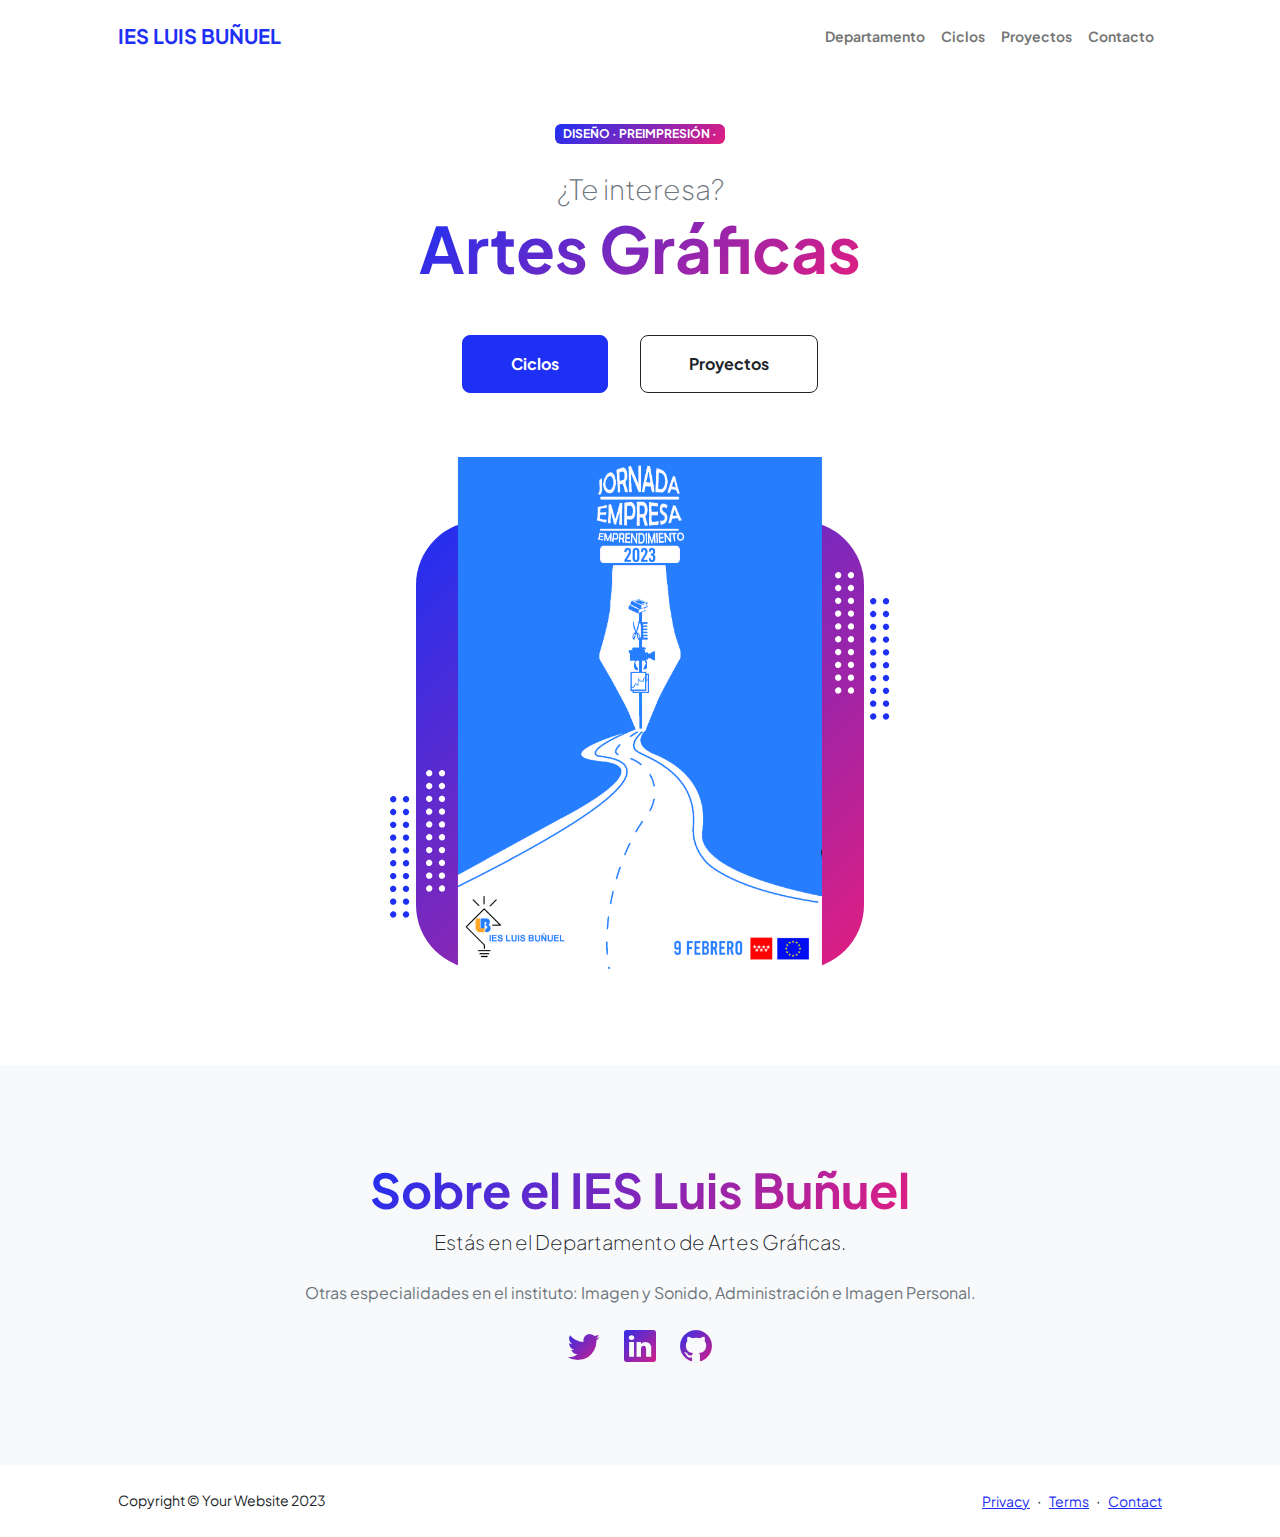
<file: index.html>
<!DOCTYPE html>
<html lang="en">
    <head>
        <meta charset="utf-8" />
        <meta name="viewport" content="width=device-width, initial-scale=1, shrink-to-fit=no" />
        <meta name="description" content="" />
        <meta name="author" content="" />
        <title>Departamento de Artes Gráficas</title>
        <!-- Favicon-->
        <link rel="icon" type="logo-1.png" href="logo-1.png" />
        <!-- Custom Google font-->
        <link rel="preconnect" href="https://fonts.googleapis.com" />
        <link rel="preconnect" href="https://fonts.gstatic.com" crossorigin />
        <link href="https://fonts.googleapis.com/css2?family=Plus+Jakarta+Sans:wght@100;200;300;400;500;600;700;800;900&amp;display=swap" rel="stylesheet" />
        <!-- Bootstrap icons-->
        <link href="https://cdn.jsdelivr.net/npm/bootstrap-icons@1.8.1/font/bootstrap-icons.css" rel="stylesheet" />
        <!-- Core theme CSS (includes Bootstrap)-->
        <link href="css/styles.css" rel="stylesheet" />
    </head>
    <body class="d-flex flex-column h-100">
        <main class="flex-shrink-0">
            <!-- Navigation-->
            <nav class="navbar navbar-expand-lg navbar-light bg-white py-3">
                <div class="container px-5">
                    <a class="navbar-brand" href="index.html"><span class="fw-bolder text-primary">IES LUIS BUÑUEL</span></a>
                    <button class="navbar-toggler" type="button" data-bs-toggle="collapse" data-bs-target="#navbarSupportedContent" aria-controls="navbarSupportedContent" aria-expanded="false" aria-label="Toggle navigation"><span class="navbar-toggler-icon"></span></button>
                    <div class="collapse navbar-collapse" id="navbarSupportedContent">
                        <ul class="navbar-nav ms-auto mb-2 mb-lg-0 small fw-bolder">
                            <li class="nav-item"><a class="nav-link" href="index.html">Departamento</a></li>
                            <li class="nav-item"><a class="nav-link" href="resume.html">Ciclos</a></li>
                            <li class="nav-item"><a class="nav-link" href="projects.html">Proyectos</a></li>
                            <li class="nav-item"><a class="nav-link" href="contact.html">Contacto</a></li>
                        </ul>
                    </div>
                </div>
            </nav>
            <!-- Header-->
            <header class="py-5">
                <div class="container px-5 pb-5">
                    <div class="row gx-5 align-items-center">
                        <div class="col-xxl-5">
                            <!-- Header text content-->
                            <div class="text-center text-xxl-start">
                                <div class="badge bg-gradient-primary-to-secondary text-white mb-4"><div class="text-uppercase">Diseño &middot; Preimpresión &middot;</div></div>
                                <div class="fs-3 fw-light text-muted">¿Te interesa?</div>
                                <h1 class="display-3 fw-bolder mb-5"><span class="text-gradient d-inline">Artes Gráficas</span></h1>
                                <div class="d-grid gap-3 d-sm-flex justify-content-sm-center justify-content-xxl-start mb-3">
                                    <a class="btn btn-primary btn-lg px-5 py-3 me-sm-3 fs-6 fw-bolder" href="resume.html">Ciclos</a>
                                    <a class="btn btn-outline-dark btn-lg px-5 py-3 fs-6 fw-bolder" href="projects.html">Proyectos</a>
                                </div>
                            </div>
                        </div>
                        <div class="col-xxl-7">
                            <!-- Header profile picture-->
                            <div class="d-flex justify-content-center mt-5 mt-xxl-0">
                                <div class="profile bg-gradient-primary-to-secondary">
                                    <!-- TIP: For best results, use a photo with a transparent background like the demo example below-->
                                    <!-- Watch a tutorial on how to do this on YouTube (link)-->
                                    <img class="profile-img" src="cartel.jpg" alt="..." />
                                    <div class="dots-1">
                                        <!-- SVG Dots-->
                                        <svg version="1.1" xmlns="http://www.w3.org/2000/svg" xmlns:xlink="http://www.w3.org/1999/xlink" x="0px" y="0px" viewBox="0 0 191.6 1215.4" style="enable-background: new 0 0 191.6 1215.4" xml:space="preserve">
                                            <g transform="translate(0.000000,1280.000000) scale(0.100000,-0.100000)">
                                                <path d="M227.7,12788.6c-105-35-200-141-222-248c-43-206,163-412,369-369c155,32,275,190,260,339c-11,105-90,213-190,262        C383.7,12801.6,289.7,12808.6,227.7,12788.6z"></path>
                                                <path d="M1507.7,12788.6c-151-50-253-216-222-362c25-119,136-230,254-255c194-41,395,142,375,339c-11,105-90,213-190,262        C1663.7,12801.6,1569.7,12808.6,1507.7,12788.6z"></path>
                                                <path d="M227.7,11508.6c-105-35-200-141-222-248c-43-206,163-412,369-369c155,32,275,190,260,339c-11,105-90,213-190,262        C383.7,11521.6,289.7,11528.6,227.7,11508.6z"></path>
                                                <path d="M1507.7,11508.6c-151-50-253-216-222-362c25-119,136-230,254-255c194-41,395,142,375,339c-11,105-90,213-190,262        C1663.7,11521.6,1569.7,11528.6,1507.7,11508.6z"></path>
                                                <path d="M227.7,10228.6c-105-35-200-141-222-248c-43-206,163-412,369-369c155,32,275,190,260,339c-11,105-90,213-190,262        C383.7,10241.6,289.7,10248.6,227.7,10228.6z"></path>
                                                <path d="M1507.7,10228.6c-105-35-200-141-222-248c-43-206,163-412,369-369c155,32,275,190,260,339c-11,105-90,213-190,262        C1663.7,10241.6,1569.7,10248.6,1507.7,10228.6z"></path>
                                                <path d="M227.7,8948.6c-105-35-200-141-222-248c-43-206,163-412,369-369c155,32,275,190,260,339c-11,105-90,213-190,262        C383.7,8961.6,289.7,8968.6,227.7,8948.6z"></path>
                                                <path d="M1507.7,8948.6c-105-35-200-141-222-248c-43-206,163-412,369-369c155,32,275,190,260,339c-11,105-90,213-190,262        C1663.7,8961.6,1569.7,8968.6,1507.7,8948.6z"></path>
                                                <path d="M227.7,7668.6c-105-35-200-141-222-248c-43-206,163-412,369-369c155,32,275,190,260,339c-11,105-90,213-190,262        C383.7,7681.6,289.7,7688.6,227.7,7668.6z"></path>
                                                <path d="M1507.7,7668.6c-105-35-200-141-222-248c-43-206,163-412,369-369c155,32,275,190,260,339c-11,105-90,213-190,262        C1663.7,7681.6,1569.7,7688.6,1507.7,7668.6z"></path>
                                                <path d="M227.7,6388.6c-105-35-200-141-222-248c-43-206,163-412,369-369c155,32,275,190,260,339c-11,105-90,213-190,262        C383.7,6401.6,289.7,6408.6,227.7,6388.6z"></path>
                                                <path d="M1507.7,6388.6c-105-35-200-141-222-248c-43-206,163-412,369-369c155,32,275,190,260,339c-11,105-90,213-190,262        C1663.7,6401.6,1569.7,6408.6,1507.7,6388.6z"></path>
                                                <path d="M227.7,5108.6c-105-35-200-141-222-248c-43-206,163-412,369-369c155,32,275,190,260,339c-11,105-90,213-190,262        C383.7,5121.6,289.7,5128.6,227.7,5108.6z"></path>
                                                <path d="M1507.7,5108.6c-105-35-200-141-222-248c-43-206,163-412,369-369c155,32,275,190,260,339c-11,105-90,213-190,262        C1663.7,5121.6,1569.7,5128.6,1507.7,5108.6z"></path>
                                                <path d="M227.7,3828.6c-105-35-200-141-222-248c-43-206,163-412,369-369c155,32,275,190,260,339c-11,105-90,213-190,262        C383.7,3841.6,289.7,3848.6,227.7,3828.6z"></path>
                                                <path d="M1507.7,3828.6c-105-35-200-141-222-248c-43-206,163-412,369-369c155,32,275,190,260,339c-11,105-90,213-190,262        C1663.7,3841.6,1569.7,3848.6,1507.7,3828.6z"></path>
                                                <path d="M227.7,2548.6c-105-35-200-141-222-248c-43-206,163-412,369-369c155,32,275,190,260,339c-11,105-90,213-190,262        C383.7,2561.6,289.7,2568.6,227.7,2548.6z"></path>
                                                <path d="M1507.7,2548.6c-105-35-200-141-222-248c-43-206,163-412,369-369c155,32,275,190,260,339c-11,105-90,213-190,262        C1663.7,2561.6,1569.7,2568.6,1507.7,2548.6z"></path>
                                                <path d="M227.7,1268.6c-105-35-200-141-222-248c-43-206,163-412,369-369c155,32,275,190,260,339c-11,105-90,213-190,262        C383.7,1281.6,289.7,1288.6,227.7,1268.6z"></path>
                                                <path d="M1507.7,1268.6c-105-35-200-141-222-248c-43-206,163-412,369-369c155,32,275,190,260,339c-11,105-90,213-190,262        C1663.7,1281.6,1569.7,1288.6,1507.7,1268.6z"></path>
                                            </g>
                                        </svg>
                                        <!-- END of SVG dots-->
                                    </div>
                                    <div class="dots-2">
                                        <!-- SVG Dots-->
                                        <svg version="1.1" xmlns="http://www.w3.org/2000/svg" xmlns:xlink="http://www.w3.org/1999/xlink" x="0px" y="0px" viewBox="0 0 191.6 1215.4" style="enable-background: new 0 0 191.6 1215.4" xml:space="preserve">
                                            <g transform="translate(0.000000,1280.000000) scale(0.100000,-0.100000)">
                                                <path d="M227.7,12788.6c-105-35-200-141-222-248c-43-206,163-412,369-369c155,32,275,190,260,339c-11,105-90,213-190,262        C383.7,12801.6,289.7,12808.6,227.7,12788.6z"></path>
                                                <path d="M1507.7,12788.6c-151-50-253-216-222-362c25-119,136-230,254-255c194-41,395,142,375,339c-11,105-90,213-190,262        C1663.7,12801.6,1569.7,12808.6,1507.7,12788.6z"></path>
                                                <path d="M227.7,11508.6c-105-35-200-141-222-248c-43-206,163-412,369-369c155,32,275,190,260,339c-11,105-90,213-190,262        C383.7,11521.6,289.7,11528.6,227.7,11508.6z"></path>
                                                <path d="M1507.7,11508.6c-151-50-253-216-222-362c25-119,136-230,254-255c194-41,395,142,375,339c-11,105-90,213-190,262        C1663.7,11521.6,1569.7,11528.6,1507.7,11508.6z"></path>
                                                <path d="M227.7,10228.6c-105-35-200-141-222-248c-43-206,163-412,369-369c155,32,275,190,260,339c-11,105-90,213-190,262        C383.7,10241.6,289.7,10248.6,227.7,10228.6z"></path>
                                                <path d="M1507.7,10228.6c-105-35-200-141-222-248c-43-206,163-412,369-369c155,32,275,190,260,339c-11,105-90,213-190,262        C1663.7,10241.6,1569.7,10248.6,1507.7,10228.6z"></path>
                                                <path d="M227.7,8948.6c-105-35-200-141-222-248c-43-206,163-412,369-369c155,32,275,190,260,339c-11,105-90,213-190,262        C383.7,8961.6,289.7,8968.6,227.7,8948.6z"></path>
                                                <path d="M1507.7,8948.6c-105-35-200-141-222-248c-43-206,163-412,369-369c155,32,275,190,260,339c-11,105-90,213-190,262        C1663.7,8961.6,1569.7,8968.6,1507.7,8948.6z"></path>
                                                <path d="M227.7,7668.6c-105-35-200-141-222-248c-43-206,163-412,369-369c155,32,275,190,260,339c-11,105-90,213-190,262        C383.7,7681.6,289.7,7688.6,227.7,7668.6z"></path>
                                                <path d="M1507.7,7668.6c-105-35-200-141-222-248c-43-206,163-412,369-369c155,32,275,190,260,339c-11,105-90,213-190,262        C1663.7,7681.6,1569.7,7688.6,1507.7,7668.6z"></path>
                                                <path d="M227.7,6388.6c-105-35-200-141-222-248c-43-206,163-412,369-369c155,32,275,190,260,339c-11,105-90,213-190,262        C383.7,6401.6,289.7,6408.6,227.7,6388.6z"></path>
                                                <path d="M1507.7,6388.6c-105-35-200-141-222-248c-43-206,163-412,369-369c155,32,275,190,260,339c-11,105-90,213-190,262        C1663.7,6401.6,1569.7,6408.6,1507.7,6388.6z"></path>
                                                <path d="M227.7,5108.6c-105-35-200-141-222-248c-43-206,163-412,369-369c155,32,275,190,260,339c-11,105-90,213-190,262        C383.7,5121.6,289.7,5128.6,227.7,5108.6z"></path>
                                                <path d="M1507.7,5108.6c-105-35-200-141-222-248c-43-206,163-412,369-369c155,32,275,190,260,339c-11,105-90,213-190,262        C1663.7,5121.6,1569.7,5128.6,1507.7,5108.6z"></path>
                                                <path d="M227.7,3828.6c-105-35-200-141-222-248c-43-206,163-412,369-369c155,32,275,190,260,339c-11,105-90,213-190,262        C383.7,3841.6,289.7,3848.6,227.7,3828.6z"></path>
                                                <path d="M1507.7,3828.6c-105-35-200-141-222-248c-43-206,163-412,369-369c155,32,275,190,260,339c-11,105-90,213-190,262        C1663.7,3841.6,1569.7,3848.6,1507.7,3828.6z"></path>
                                                <path d="M227.7,2548.6c-105-35-200-141-222-248c-43-206,163-412,369-369c155,32,275,190,260,339c-11,105-90,213-190,262        C383.7,2561.6,289.7,2568.6,227.7,2548.6z"></path>
                                                <path d="M1507.7,2548.6c-105-35-200-141-222-248c-43-206,163-412,369-369c155,32,275,190,260,339c-11,105-90,213-190,262        C1663.7,2561.6,1569.7,2568.6,1507.7,2548.6z"></path>
                                                <path d="M227.7,1268.6c-105-35-200-141-222-248c-43-206,163-412,369-369c155,32,275,190,260,339c-11,105-90,213-190,262        C383.7,1281.6,289.7,1288.6,227.7,1268.6z"></path>
                                                <path d="M1507.7,1268.6c-105-35-200-141-222-248c-43-206,163-412,369-369c155,32,275,190,260,339c-11,105-90,213-190,262        C1663.7,1281.6,1569.7,1288.6,1507.7,1268.6z"></path>
                                            </g>
                                        </svg>
                                        <!-- END of SVG dots-->
                                    </div>
                                    <div class="dots-3">
                                        <!-- SVG Dots-->
                                        <svg version="1.1" xmlns="http://www.w3.org/2000/svg" xmlns:xlink="http://www.w3.org/1999/xlink" x="0px" y="0px" viewBox="0 0 191.6 1215.4" style="enable-background: new 0 0 191.6 1215.4" xml:space="preserve">
                                            <g transform="translate(0.000000,1280.000000) scale(0.100000,-0.100000)">
                                                <path d="M227.7,12788.6c-105-35-200-141-222-248c-43-206,163-412,369-369c155,32,275,190,260,339c-11,105-90,213-190,262        C383.7,12801.6,289.7,12808.6,227.7,12788.6z"></path>
                                                <path d="M1507.7,12788.6c-151-50-253-216-222-362c25-119,136-230,254-255c194-41,395,142,375,339c-11,105-90,213-190,262        C1663.7,12801.6,1569.7,12808.6,1507.7,12788.6z"></path>
                                                <path d="M227.7,11508.6c-105-35-200-141-222-248c-43-206,163-412,369-369c155,32,275,190,260,339c-11,105-90,213-190,262        C383.7,11521.6,289.7,11528.6,227.7,11508.6z"></path>
                                                <path d="M1507.7,11508.6c-151-50-253-216-222-362c25-119,136-230,254-255c194-41,395,142,375,339c-11,105-90,213-190,262        C1663.7,11521.6,1569.7,11528.6,1507.7,11508.6z"></path>
                                                <path d="M227.7,10228.6c-105-35-200-141-222-248c-43-206,163-412,369-369c155,32,275,190,260,339c-11,105-90,213-190,262        C383.7,10241.6,289.7,10248.6,227.7,10228.6z"></path>
                                                <path d="M1507.7,10228.6c-105-35-200-141-222-248c-43-206,163-412,369-369c155,32,275,190,260,339c-11,105-90,213-190,262        C1663.7,10241.6,1569.7,10248.6,1507.7,10228.6z"></path>
                                                <path d="M227.7,8948.6c-105-35-200-141-222-248c-43-206,163-412,369-369c155,32,275,190,260,339c-11,105-90,213-190,262        C383.7,8961.6,289.7,8968.6,227.7,8948.6z"></path>
                                                <path d="M1507.7,8948.6c-105-35-200-141-222-248c-43-206,163-412,369-369c155,32,275,190,260,339c-11,105-90,213-190,262        C1663.7,8961.6,1569.7,8968.6,1507.7,8948.6z"></path>
                                                <path d="M227.7,7668.6c-105-35-200-141-222-248c-43-206,163-412,369-369c155,32,275,190,260,339c-11,105-90,213-190,262        C383.7,7681.6,289.7,7688.6,227.7,7668.6z"></path>
                                                <path d="M1507.7,7668.6c-105-35-200-141-222-248c-43-206,163-412,369-369c155,32,275,190,260,339c-11,105-90,213-190,262        C1663.7,7681.6,1569.7,7688.6,1507.7,7668.6z"></path>
                                                <path d="M227.7,6388.6c-105-35-200-141-222-248c-43-206,163-412,369-369c155,32,275,190,260,339c-11,105-90,213-190,262        C383.7,6401.6,289.7,6408.6,227.7,6388.6z"></path>
                                                <path d="M1507.7,6388.6c-105-35-200-141-222-248c-43-206,163-412,369-369c155,32,275,190,260,339c-11,105-90,213-190,262        C1663.7,6401.6,1569.7,6408.6,1507.7,6388.6z"></path>
                                                <path d="M227.7,5108.6c-105-35-200-141-222-248c-43-206,163-412,369-369c155,32,275,190,260,339c-11,105-90,213-190,262        C383.7,5121.6,289.7,5128.6,227.7,5108.6z"></path>
                                                <path d="M1507.7,5108.6c-105-35-200-141-222-248c-43-206,163-412,369-369c155,32,275,190,260,339c-11,105-90,213-190,262        C1663.7,5121.6,1569.7,5128.6,1507.7,5108.6z"></path>
                                                <path d="M227.7,3828.6c-105-35-200-141-222-248c-43-206,163-412,369-369c155,32,275,190,260,339c-11,105-90,213-190,262        C383.7,3841.6,289.7,3848.6,227.7,3828.6z"></path>
                                                <path d="M1507.7,3828.6c-105-35-200-141-222-248c-43-206,163-412,369-369c155,32,275,190,260,339c-11,105-90,213-190,262        C1663.7,3841.6,1569.7,3848.6,1507.7,3828.6z"></path>
                                                <path d="M227.7,2548.6c-105-35-200-141-222-248c-43-206,163-412,369-369c155,32,275,190,260,339c-11,105-90,213-190,262        C383.7,2561.6,289.7,2568.6,227.7,2548.6z"></path>
                                                <path d="M1507.7,2548.6c-105-35-200-141-222-248c-43-206,163-412,369-369c155,32,275,190,260,339c-11,105-90,213-190,262        C1663.7,2561.6,1569.7,2568.6,1507.7,2548.6z"></path>
                                                <path d="M227.7,1268.6c-105-35-200-141-222-248c-43-206,163-412,369-369c155,32,275,190,260,339c-11,105-90,213-190,262        C383.7,1281.6,289.7,1288.6,227.7,1268.6z"></path>
                                                <path d="M1507.7,1268.6c-105-35-200-141-222-248c-43-206,163-412,369-369c155,32,275,190,260,339c-11,105-90,213-190,262        C1663.7,1281.6,1569.7,1288.6,1507.7,1268.6z"></path>
                                            </g>
                                        </svg>
                                        <!-- END of SVG dots-->
                                    </div>
                                    <div class="dots-4">
                                        <!-- SVG Dots-->
                                        <svg version="1.1" xmlns="http://www.w3.org/2000/svg" xmlns:xlink="http://www.w3.org/1999/xlink" x="0px" y="0px" viewBox="0 0 191.6 1215.4" style="enable-background: new 0 0 191.6 1215.4" xml:space="preserve">
                                            <g transform="translate(0.000000,1280.000000) scale(0.100000,-0.100000)">
                                                <path d="M227.7,12788.6c-105-35-200-141-222-248c-43-206,163-412,369-369c155,32,275,190,260,339c-11,105-90,213-190,262        C383.7,12801.6,289.7,12808.6,227.7,12788.6z"></path>
                                                <path d="M1507.7,12788.6c-151-50-253-216-222-362c25-119,136-230,254-255c194-41,395,142,375,339c-11,105-90,213-190,262        C1663.7,12801.6,1569.7,12808.6,1507.7,12788.6z"></path>
                                                <path d="M227.7,11508.6c-105-35-200-141-222-248c-43-206,163-412,369-369c155,32,275,190,260,339c-11,105-90,213-190,262        C383.7,11521.6,289.7,11528.6,227.7,11508.6z"></path>
                                                <path d="M1507.7,11508.6c-151-50-253-216-222-362c25-119,136-230,254-255c194-41,395,142,375,339c-11,105-90,213-190,262        C1663.7,11521.6,1569.7,11528.6,1507.7,11508.6z"></path>
                                                <path d="M227.7,10228.6c-105-35-200-141-222-248c-43-206,163-412,369-369c155,32,275,190,260,339c-11,105-90,213-190,262        C383.7,10241.6,289.7,10248.6,227.7,10228.6z"></path>
                                                <path d="M1507.7,10228.6c-105-35-200-141-222-248c-43-206,163-412,369-369c155,32,275,190,260,339c-11,105-90,213-190,262        C1663.7,10241.6,1569.7,10248.6,1507.7,10228.6z"></path>
                                                <path d="M227.7,8948.6c-105-35-200-141-222-248c-43-206,163-412,369-369c155,32,275,190,260,339c-11,105-90,213-190,262        C383.7,8961.6,289.7,8968.6,227.7,8948.6z"></path>
                                                <path d="M1507.7,8948.6c-105-35-200-141-222-248c-43-206,163-412,369-369c155,32,275,190,260,339c-11,105-90,213-190,262        C1663.7,8961.6,1569.7,8968.6,1507.7,8948.6z"></path>
                                                <path d="M227.7,7668.6c-105-35-200-141-222-248c-43-206,163-412,369-369c155,32,275,190,260,339c-11,105-90,213-190,262        C383.7,7681.6,289.7,7688.6,227.7,7668.6z"></path>
                                                <path d="M1507.7,7668.6c-105-35-200-141-222-248c-43-206,163-412,369-369c155,32,275,190,260,339c-11,105-90,213-190,262        C1663.7,7681.6,1569.7,7688.6,1507.7,7668.6z"></path>
                                                <path d="M227.7,6388.6c-105-35-200-141-222-248c-43-206,163-412,369-369c155,32,275,190,260,339c-11,105-90,213-190,262        C383.7,6401.6,289.7,6408.6,227.7,6388.6z"></path>
                                                <path d="M1507.7,6388.6c-105-35-200-141-222-248c-43-206,163-412,369-369c155,32,275,190,260,339c-11,105-90,213-190,262        C1663.7,6401.6,1569.7,6408.6,1507.7,6388.6z"></path>
                                                <path d="M227.7,5108.6c-105-35-200-141-222-248c-43-206,163-412,369-369c155,32,275,190,260,339c-11,105-90,213-190,262        C383.7,5121.6,289.7,5128.6,227.7,5108.6z"></path>
                                                <path d="M1507.7,5108.6c-105-35-200-141-222-248c-43-206,163-412,369-369c155,32,275,190,260,339c-11,105-90,213-190,262        C1663.7,5121.6,1569.7,5128.6,1507.7,5108.6z"></path>
                                                <path d="M227.7,3828.6c-105-35-200-141-222-248c-43-206,163-412,369-369c155,32,275,190,260,339c-11,105-90,213-190,262        C383.7,3841.6,289.7,3848.6,227.7,3828.6z"></path>
                                                <path d="M1507.7,3828.6c-105-35-200-141-222-248c-43-206,163-412,369-369c155,32,275,190,260,339c-11,105-90,213-190,262        C1663.7,3841.6,1569.7,3848.6,1507.7,3828.6z"></path>
                                                <path d="M227.7,2548.6c-105-35-200-141-222-248c-43-206,163-412,369-369c155,32,275,190,260,339c-11,105-90,213-190,262        C383.7,2561.6,289.7,2568.6,227.7,2548.6z"></path>
                                                <path d="M1507.7,2548.6c-105-35-200-141-222-248c-43-206,163-412,369-369c155,32,275,190,260,339c-11,105-90,213-190,262        C1663.7,2561.6,1569.7,2568.6,1507.7,2548.6z"></path>
                                                <path d="M227.7,1268.6c-105-35-200-141-222-248c-43-206,163-412,369-369c155,32,275,190,260,339c-11,105-90,213-190,262        C383.7,1281.6,289.7,1288.6,227.7,1268.6z"></path>
                                                <path d="M1507.7,1268.6c-105-35-200-141-222-248c-43-206,163-412,369-369c155,32,275,190,260,339c-11,105-90,213-190,262        C1663.7,1281.6,1569.7,1288.6,1507.7,1268.6z"></path>
                                            </g>
                                        </svg>
                                        <!-- END of SVG dots-->
                                    </div>
                                </div>
                            </div>
                        </div>
                    </div>
                </div>
            </header>
            <!-- About Section-->
            <section class="bg-light py-5">
                <div class="container px-5">
                    <div class="row gx-5 justify-content-center">
                        <div class="col-xxl-8">
                            <div class="text-center my-5">
                                <h2 class="display-5 fw-bolder"><span class="text-gradient d-inline">Sobre el IES Luis Buñuel</span></h2>
                                <p class="lead fw-light mb-4">Estás en el Departamento de Artes Gráficas.</p>
                                <p class="text-muted">Otras especialidades en el instituto: Imagen y Sonido, Administración e Imagen Personal.
                                <div class="d-flex justify-content-center fs-2 gap-4">
                                    <a class="text-gradient" href="#!"><i class="bi bi-twitter"></i></a>
                                    <a class="text-gradient" href="#!"><i class="bi bi-linkedin"></i></a>
                                    <a class="text-gradient" href="#!"><i class="bi bi-github"></i></a>
                                </div>
                            </div>
                        </div>
                    </div>
                </div>
            </section>
        </main>
        <!-- Footer-->
        <footer class="bg-white py-4 mt-auto">
            <div class="container px-5">
                <div class="row align-items-center justify-content-between flex-column flex-sm-row">
                    <div class="col-auto"><div class="small m-0">Copyright &copy; Your Website 2023</div></div>
                    <div class="col-auto">
                        <a class="small" href="#!">Privacy</a>
                        <span class="mx-1">&middot;</span>
                        <a class="small" href="#!">Terms</a>
                        <span class="mx-1">&middot;</span>
                        <a class="small" href="#!">Contact</a>
                    </div>
                </div>
            </div>
        </footer>
        <!-- Bootstrap core JS-->
        <script src="https://cdn.jsdelivr.net/npm/bootstrap@5.2.3/dist/js/bootstrap.bundle.min.js"></script>
        <!-- Core theme JS-->
        <script src="js/scripts.js"></script>
    </body>
</html>
</file>
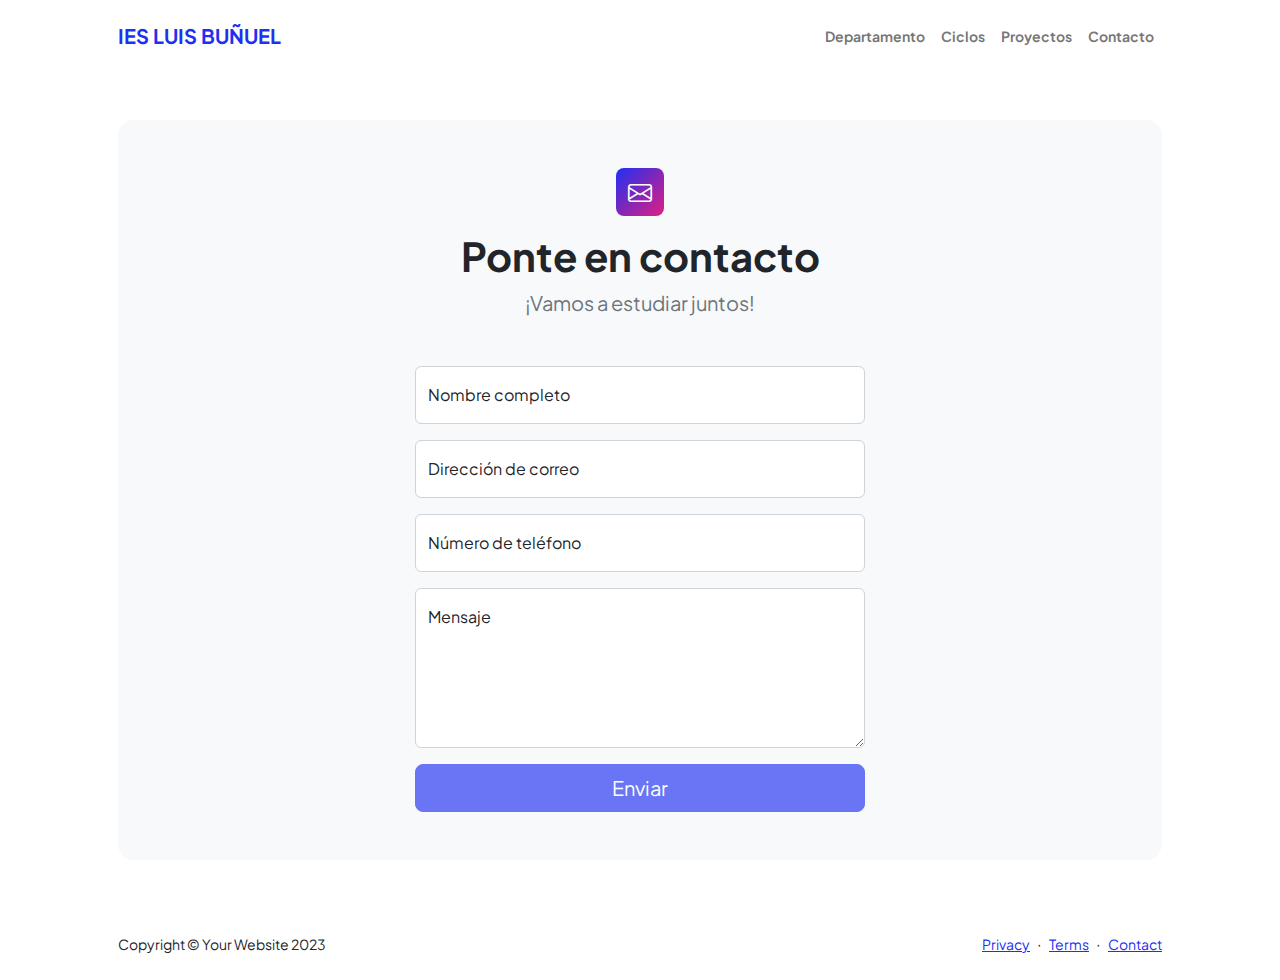
<file: contact.html>
<!DOCTYPE html>
<html lang="en">
    <head>
        <meta charset="utf-8" />
        <meta name="viewport" content="width=device-width, initial-scale=1, shrink-to-fit=no" />
        <meta name="description" content />
        <meta name="author" content />
        <title>Contacta con nosotros</title>
        <!-- Favicon-->
        <link rel="icon" type="logo-1.png" href="logo-1.png" />
        <!-- Custom Google font-->
        <link rel="preconnect" href="https://fonts.googleapis.com" />
        <link rel="preconnect" href="https://fonts.gstatic.com" crossorigin />
        <link href="https://fonts.googleapis.com/css2?family=Plus+Jakarta+Sans:wght@100;200;300;400;500;600;700;800;900&amp;display=swap" rel="stylesheet" />
        <!-- Bootstrap icons-->
        <link href="https://cdn.jsdelivr.net/npm/bootstrap-icons@1.8.1/font/bootstrap-icons.css" rel="stylesheet" />
        <!-- Core theme CSS (includes Bootstrap)-->
        <link href="css/styles.css" rel="stylesheet" />
    </head>
    <body class="d-flex flex-column">
        <main class="flex-shrink-0">
            <!-- Navigation-->
            <nav class="navbar navbar-expand-lg navbar-light bg-white py-3">
                <div class="container px-5">
                    <a class="navbar-brand" href="index.html"><span class="fw-bolder text-primary">IES LUIS BUÑUEL</span></a>
                    <button class="navbar-toggler" type="button" data-bs-toggle="collapse" data-bs-target="#navbarSupportedContent" aria-controls="navbarSupportedContent" aria-expanded="false" aria-label="Toggle navigation"><span class="navbar-toggler-icon"></span></button>
                    <div class="collapse navbar-collapse" id="navbarSupportedContent">
                        <ul class="navbar-nav ms-auto mb-2 mb-lg-0 small fw-bolder">
                            <li class="nav-item"><a class="nav-link" href="index.html">Departamento</a></li>
                            <li class="nav-item"><a class="nav-link" href="resume.html">Ciclos</a></li>
                            <li class="nav-item"><a class="nav-link" href="projects.html">Proyectos</a></li>
                            <li class="nav-item"><a class="nav-link" href="contact.html">Contacto</a></li>
                        </ul>
                    </div>
                </div>
            </nav>
            <!-- Page content-->
            <section class="py-5">
                <div class="container px-5">
                    <!-- Contact form-->
                    <div class="bg-light rounded-4 py-5 px-4 px-md-5">
                        <div class="text-center mb-5">
                            <div class="feature bg-primary bg-gradient-primary-to-secondary text-white rounded-3 mb-3"><i class="bi bi-envelope"></i></div>
                            <h1 class="fw-bolder">Ponte en contacto</h1>
                            <p class="lead fw-normal text-muted mb-0">¡Vamos a estudiar juntos!</p>
                        </div>
                        <div class="row gx-5 justify-content-center">
                            <div class="col-lg-8 col-xl-6">
                                <!-- * * * * * * * * * * * * * * *-->
                                <!-- * * SB Forms Contact Form * *-->
                                <!-- * * * * * * * * * * * * * * *-->
                                <!-- This form is pre-integrated with SB Forms.-->
                                <!-- To make this form functional, sign up at-->
                                <!-- https://startbootstrap.com/solution/contact-forms-->
                                <!-- to get an API token!-->
                                <form id="contactForm" data-sb-form-api-token="API_TOKEN">
                                    <!-- Name input-->
                                    <div class="form-floating mb-3">
                                        <input class="form-control" id="name" type="text" placeholder="Enter your name..." data-sb-validations="required" />
                                        <label for="name">Nombre completo</label>
                                        <div class="invalid-feedback" data-sb-feedback="name:required">Es necesario un nombre.</div>
                                    </div>
                                    <!-- Email address input-->
                                    <div class="form-floating mb-3">
                                        <input class="form-control" id="email" type="email" placeholder="name@example.com" data-sb-validations="required,email" />
                                        <label for="email">Dirección de correo</label>
                                        <div class="invalid-feedback" data-sb-feedback="email:required">Es necesario un correo.</div>
                                        <div class="invalid-feedback" data-sb-feedback="email:email">El correo no es válido.</div>
                                    </div>
                                    <!-- Phone number input-->
                                    <div class="form-floating mb-3">
                                        <input class="form-control" id="phone" type="tel" placeholder="(123) 456-7890" data-sb-validations="required" />
                                        <label for="phone">Número de teléfono</label>
                                        <div class="invalid-feedback" data-sb-feedback="phone:required">Es necesario un número de teléfono.</div>
                                    </div>
                                    <!-- Message input-->
                                    <div class="form-floating mb-3">
                                        <textarea class="form-control" id="message" type="text" placeholder="Enter your message here..." style="height: 10rem" data-sb-validations="required"></textarea>
                                        <label for="message">Mensaje</label>
                                        <div class="invalid-feedback" data-sb-feedback="message:required">Es necesario un mensaje.</div>
                                    </div>
                                    <!-- Submit success message-->
                                    <!---->
                                    <!-- This is what your users will see when the form-->
                                    <!-- has successfully submitted-->
                                    <div class="d-none" id="submitSuccessMessage">
                                        <div class="text-center mb-3">
                                            <div class="fw-bolder">¡Formulario enviado con éxito!</div>
                                            Regístrate en:
                                            <br />
                                            <a href="https://startbootstrap.com/solution/contact-forms">https://startbootstrap.com/solution/contact-forms</a>
                                        </div>
                                    </div>
                                    <!-- Submit error message-->
                                    <!---->
                                    <!-- This is what your users will see when there is-->
                                    <!-- an error submitting the form-->
                                    <div class="d-none" id="submitErrorMessage"><div class="text-center text-danger mb-3">¡Error al enviar el mensaje!</div></div>
                                    <!-- Submit Button-->
                                    <div class="d-grid"><button class="btn btn-primary btn-lg disabled" id="submitButton" type="submit">Enviar</button></div>
                                </form>
                            </div>
                        </div>
                    </div>
                </div>
            </section>
        </main>
        <!-- Footer-->
        <footer class="bg-white py-4 mt-auto">
            <div class="container px-5">
                <div class="row align-items-center justify-content-between flex-column flex-sm-row">
                    <div class="col-auto"><div class="small m-0">Copyright &copy; Your Website 2023</div></div>
                    <div class="col-auto">
                        <a class="small" href="#!">Privacy</a>
                        <span class="mx-1">&middot;</span>
                        <a class="small" href="#!">Terms</a>
                        <span class="mx-1">&middot;</span>
                        <a class="small" href="#!">Contact</a>
                    </div>
                </div>
            </div>
        </footer>
        <!-- Bootstrap core JS-->
        <script src="https://cdn.jsdelivr.net/npm/bootstrap@5.2.3/dist/js/bootstrap.bundle.min.js"></script>
        <!-- Core theme JS-->
        <script src="js/scripts.js"></script>
        <!-- * * * * * * * * * * * * * * * * * * * * * * * * * * * * * * * * * * * * * * * *-->
        <!-- * *                               SB Forms JS                               * *-->
        <!-- * * Activate your form at https://startbootstrap.com/solution/contact-forms * *-->
        <!-- * * * * * * * * * * * * * * * * * * * * * * * * * * * * * * * * * * * * * * * *-->
        <script src="https://cdn.startbootstrap.com/sb-forms-latest.js"></script>
    </body>
</html>
</file>
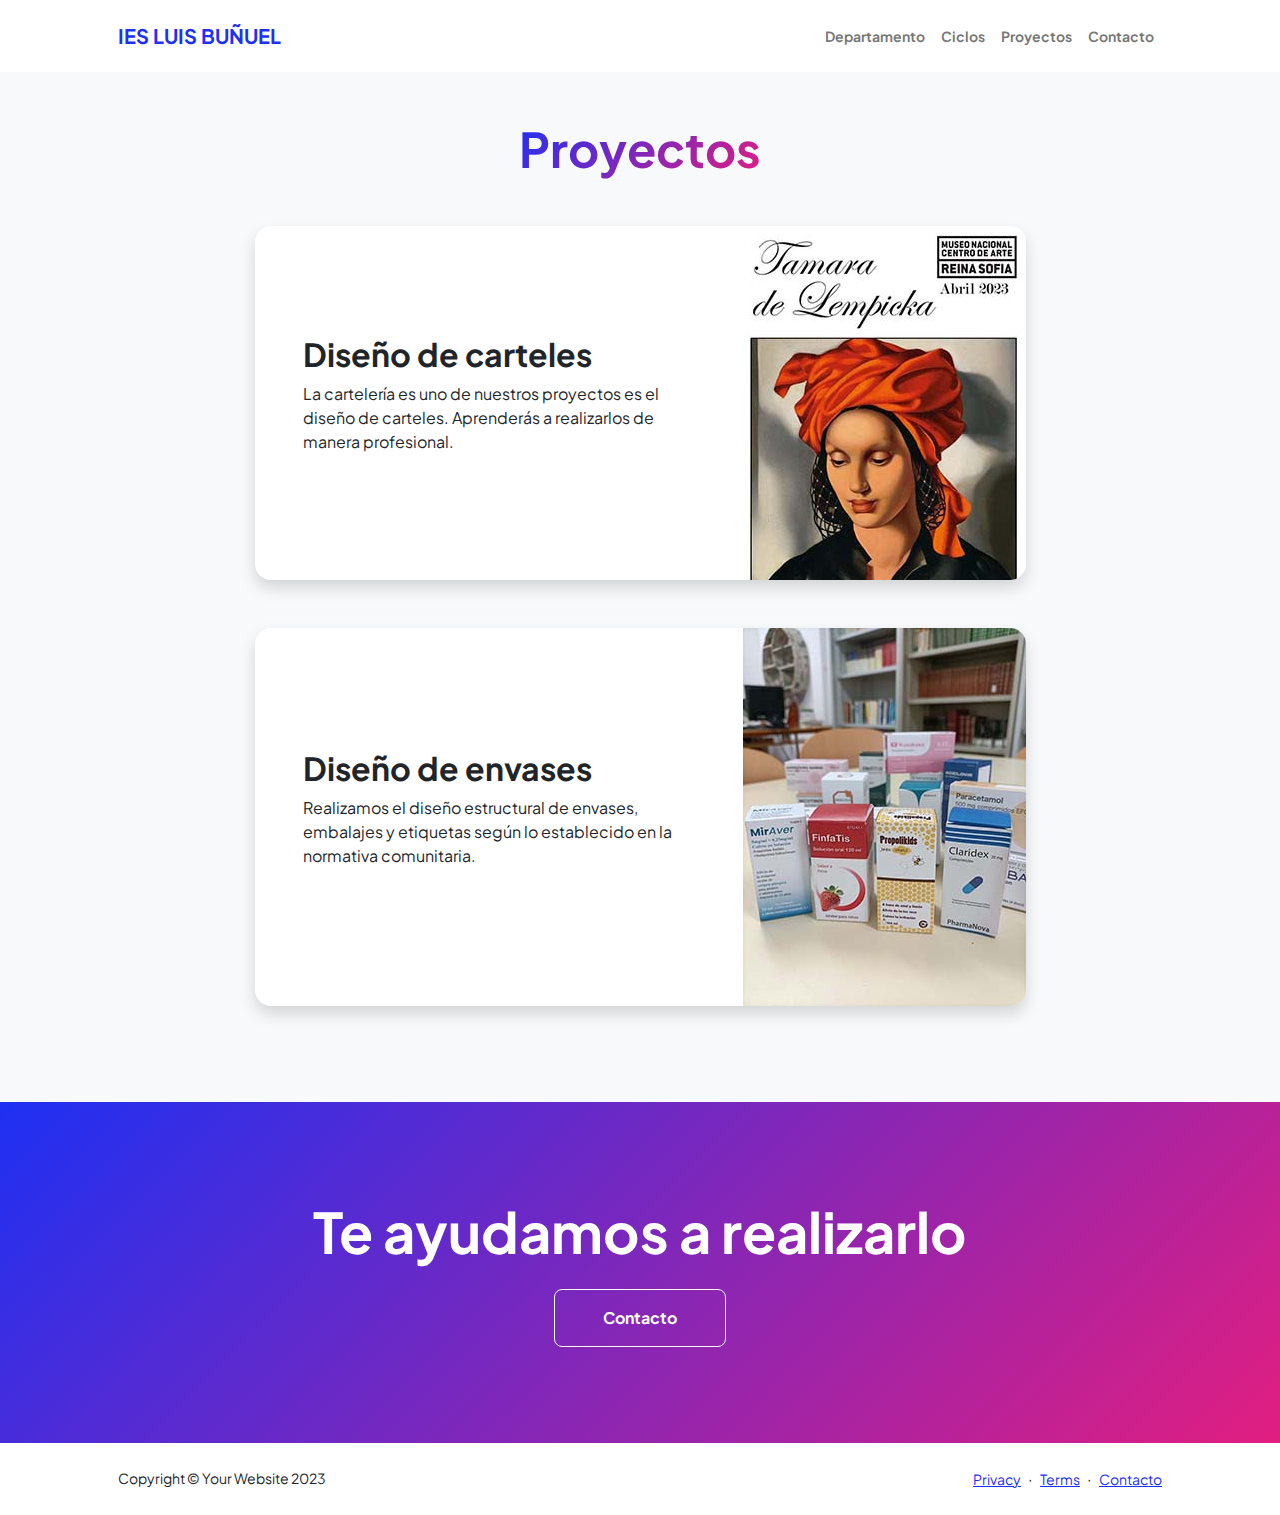
<file: projects.html>
<!DOCTYPE html>
<html lang="en">
    <head>
        <meta charset="utf-8" />
        <meta name="viewport" content="width=device-width, initial-scale=1, shrink-to-fit=no" />
        <meta name="description" content="" />
        <meta name="author" content="" />
        <title>Proyectos</title>
        <!-- Favicon-->
        <link rel="icon" type="logo-1.png" href="logo-1.png" />
        <!-- Custom Google font-->
        <link rel="preconnect" href="https://fonts.googleapis.com" />
        <link rel="preconnect" href="https://fonts.gstatic.com" crossorigin />
        <link href="https://fonts.googleapis.com/css2?family=Plus+Jakarta+Sans:wght@100;200;300;400;500;600;700;800;900&amp;display=swap" rel="stylesheet" />
        <!-- Bootstrap icons-->
        <link href="https://cdn.jsdelivr.net/npm/bootstrap-icons@1.8.1/font/bootstrap-icons.css" rel="stylesheet" />
        <!-- Core theme CSS (includes Bootstrap)-->
        <link href="css/styles.css" rel="stylesheet" />
    </head>
    <body class="d-flex flex-column h-100 bg-light">
        <main class="flex-shrink-0">
            <!-- Navigation-->
            <nav class="navbar navbar-expand-lg navbar-light bg-white py-3">
                <div class="container px-5">
                    <a class="navbar-brand" href="index.html"><span class="fw-bolder text-primary">IES LUIS BUÑUEL</span></a>
                    <button class="navbar-toggler" type="button" data-bs-toggle="collapse" data-bs-target="#navbarSupportedContent" aria-controls="navbarSupportedContent" aria-expanded="false" aria-label="Toggle navigation"><span class="navbar-toggler-icon"></span></button>
                    <div class="collapse navbar-collapse" id="navbarSupportedContent">
                        <ul class="navbar-nav ms-auto mb-2 mb-lg-0 small fw-bolder">
                            <li class="nav-item"><a class="nav-link" href="index.html">Departamento</a></li>
                            <li class="nav-item"><a class="nav-link" href="resume.html">Ciclos</a></li>
                            <li class="nav-item"><a class="nav-link" href="projects.html">Proyectos</a></li>
                            <li class="nav-item"><a class="nav-link" href="contact.html">Contacto</a></li>
                        </ul>
                    </div>
                </div>
            </nav>
            <!-- Projects Section-->
            <section class="py-5">
                <div class="container px-5 mb-5">
                    <div class="text-center mb-5">
                        <h1 class="display-5 fw-bolder mb-0"><span class="text-gradient d-inline">Proyectos</span></h1>
                    </div>
                    <div class="row gx-5 justify-content-center">
                        <div class="col-lg-11 col-xl-9 col-xxl-8">
                            <!-- Project Card 1-->
                            <div class="card overflow-hidden shadow rounded-4 border-0 mb-5">
                                <div class="card-body p-0">
                                    <div class="d-flex align-items-center">
                                        <div class="p-5">
                                            <h2 class="fw-bolder">Diseño de carteles</h2>
                                            <p>La cartelería es uno de nuestros proyectos es el diseño de carteles. Aprenderás a realizarlos de manera profesional.</p>
                                        </div>
                                        <img class="img-fluid" src="tamara.jpg" alt="..." />
                                    </div>
                                </div>
                            </div>
                            <!-- Project Card 2-->
                            <div class="card overflow-hidden shadow rounded-4 border-0">
                                <div class="card-body p-0">
                                    <div class="d-flex align-items-center">
                                        <div class="p-5">
                                            <h2 class="fw-bolder">Diseño de envases</h2>
                                            <p>Realizamos el diseño estructural de envases, embalajes y etiquetas según lo establecido en la normativa comunitaria.</p>
                                        </div>
                                        <img class="img-fluid" src="zumo.jpg" alt="..." />
                                    </div>
                                </div>
                            </div>
                        </div>
                    </div>
                </div>
            </section>
            <!-- Call to action section-->
            <section class="py-5 bg-gradient-primary-to-secondary text-white">
                <div class="container px-5 my-5">
                    <div class="text-center">
                        <h2 class="display-4 fw-bolder mb-4">Te ayudamos a realizarlo</h2>
                        <a class="btn btn-outline-light btn-lg px-5 py-3 fs-6 fw-bolder" href="contact.html">Contacto</a>
                    </div>
                </div>
            </section>
        </main>
        <!-- Footer-->
        <footer class="bg-white py-4 mt-auto">
            <div class="container px-5">
                <div class="row align-items-center justify-content-between flex-column flex-sm-row">
                    <div class="col-auto"><div class="small m-0">Copyright &copy; Your Website 2023</div></div>
                    <div class="col-auto">
                        <a class="small" href="#!">Privacy</a>
                        <span class="mx-1">&middot;</span>
                        <a class="small" href="#!">Terms</a>
                        <span class="mx-1">&middot;</span>
                        <a class="small" href="#!">Contacto</a>
                    </div>
                </div>
            </div>
        </footer>
        <!-- Bootstrap core JS-->
        <script src="https://cdn.jsdelivr.net/npm/bootstrap@5.2.3/dist/js/bootstrap.bundle.min.js"></script>
        <!-- Core theme JS-->
        <script src="js/scripts.js"></script>
    </body>
</html>
</file>
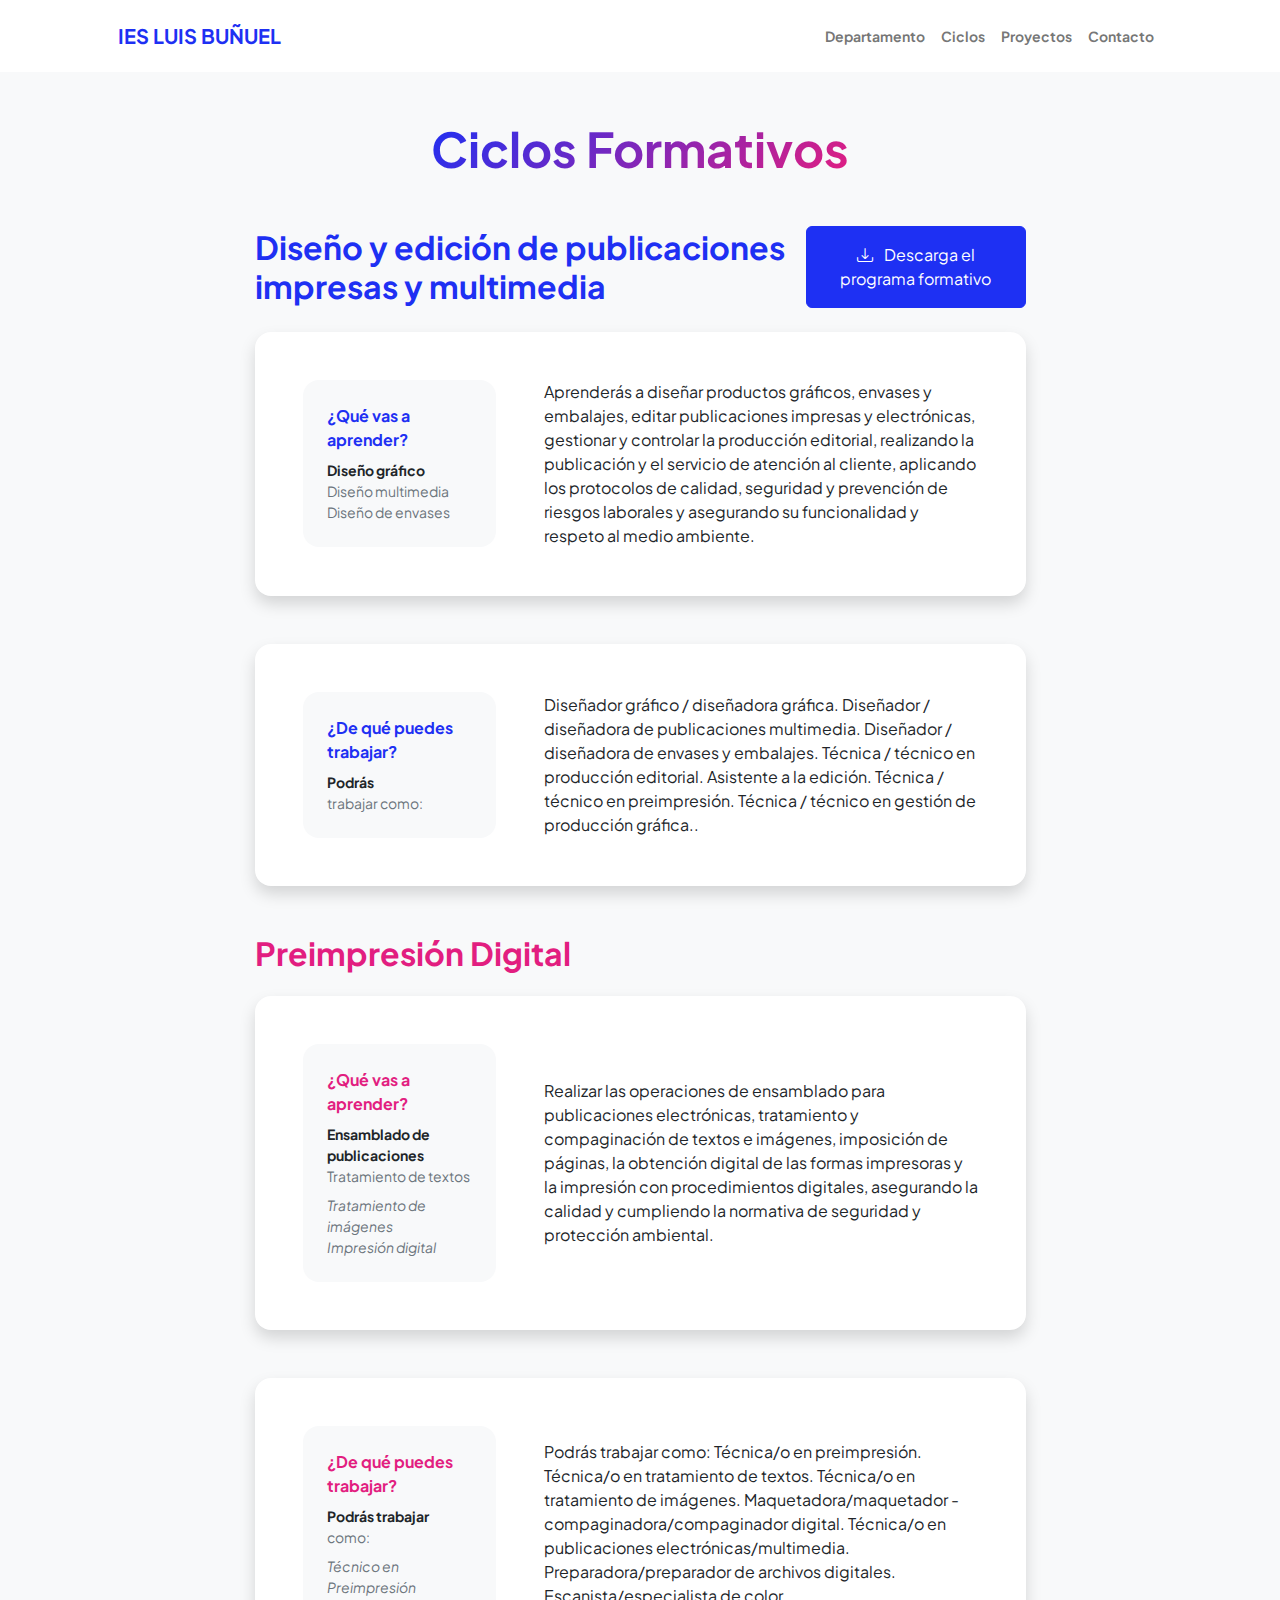
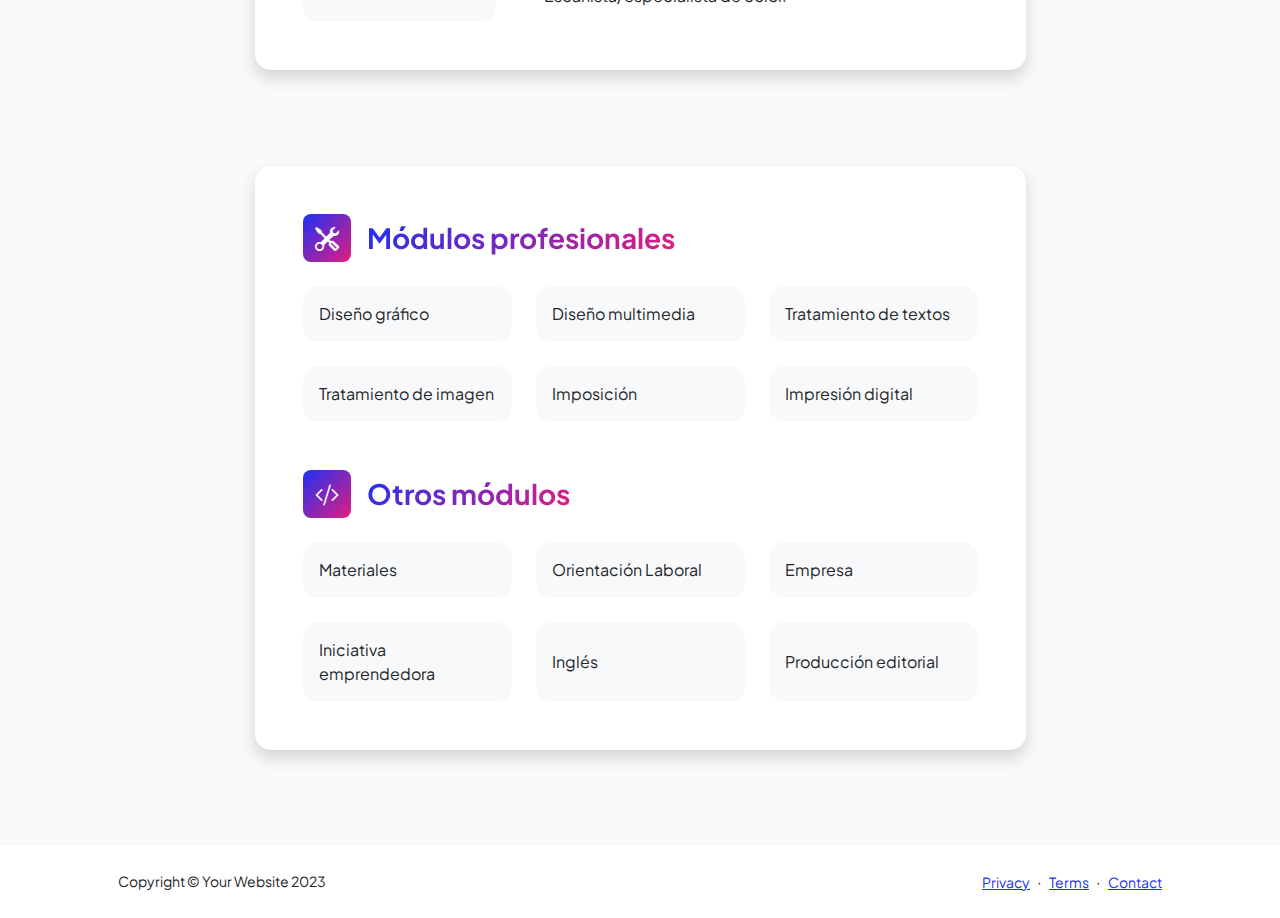
<file: resume.html>
<!DOCTYPE html>
<html lang="en">
    <head>
        <meta charset="utf-8" />
        <meta name="viewport" content="width=device-width, initial-scale=1, shrink-to-fit=no" />
        <meta name="description" content="" />
        <meta name="author" content="" />
        <title>Ciclos</title>
        <!-- Favicon-->
        <link rel="icon" type="logo-1.png" href="logo-1.png" />
        <!-- Custom Google font-->
        <link rel="preconnect" href="https://fonts.googleapis.com" />
        <link rel="preconnect" href="https://fonts.gstatic.com" crossorigin />
        <link href="https://fonts.googleapis.com/css2?family=Plus+Jakarta+Sans:wght@100;200;300;400;500;600;700;800;900&amp;display=swap" rel="stylesheet" />
        <!-- Bootstrap icons-->
        <link href="https://cdn.jsdelivr.net/npm/bootstrap-icons@1.8.1/font/bootstrap-icons.css" rel="stylesheet" />
        <!-- Core theme CSS (includes Bootstrap)-->
        <link href="css/styles.css" rel="stylesheet" />
    </head>
    <body class="d-flex flex-column h-100 bg-light">
        <main class="flex-shrink-0">
            <!-- Navigation-->
            <nav class="navbar navbar-expand-lg navbar-light bg-white py-3">
                <div class="container px-5">
                    <a class="navbar-brand" href="index.html"><span class="fw-bolder text-primary">IES LUIS BUÑUEL</span></a>
                    <button class="navbar-toggler" type="button" data-bs-toggle="collapse" data-bs-target="#navbarSupportedContent" aria-controls="navbarSupportedContent" aria-expanded="false" aria-label="Toggle navigation"><span class="navbar-toggler-icon"></span></button>
                    <div class="collapse navbar-collapse" id="navbarSupportedContent">
                        <ul class="navbar-nav ms-auto mb-2 mb-lg-0 small fw-bolder">
                            <li class="nav-item"><a class="nav-link" href="index.html">Departamento</a></li>
                            <li class="nav-item"><a class="nav-link" href="resume.html">Ciclos</a></li>
                            <li class="nav-item"><a class="nav-link" href="projects.html">Proyectos</a></li>
                            <li class="nav-item"><a class="nav-link" href="contact.html">Contacto</a></li>
                        </ul>
                    </div>
                </div>
            </nav>
            <!-- Page Content-->
            <div class="container px-5 my-5">
                <div class="text-center mb-5">
                    <h1 class="display-5 fw-bolder mb-0"><span class="text-gradient d-inline">Ciclos Formativos</span></h1>
                </div>
                <div class="row gx-5 justify-content-center">
                    <div class="col-lg-11 col-xl-9 col-xxl-8">
                        <!-- Experience Section-->
                        <section>
                            <div class="d-flex align-items-center justify-content-between mb-4">
                                <h2 class="text-primary fw-bolder mb-0">Diseño y edición de publicaciones impresas y multimedia</h2>
                                <!-- Download resume button-->
                                <!-- Note: Set the link href target to a PDF file within your project-->
                                <a class="btn btn-primary px-4 py-3" href="#!">
                                    <div class="d-inline-block bi bi-download me-2"></div>
                                    Descarga el programa formativo
                                </a>
                            </div>
                            <!-- Experience Card 1-->
                            <div class="card shadow border-0 rounded-4 mb-5">
                                <div class="card-body p-5">
                                    <div class="row align-items-center gx-5">
                                        <div class="col text-center text-lg-start mb-4 mb-lg-0">
                                            <div class="bg-light p-4 rounded-4">
                                                <div class="text-primary fw-bolder mb-2">¿Qué vas a aprender? </div>
                                                <div class="small fw-bolder">Diseño gráfico</div>
                                                <div class="small text-muted">Diseño multimedia</div>
                                                <div class="small text-muted">Diseño de envases</div>
                                            </div>
                                        </div>
                                        <div class="col-lg-8"><div>Aprenderás a diseñar productos gráficos, envases y embalajes, editar publicaciones impresas y electrónicas, gestionar y controlar la producción editorial, realizando la publicación y el servicio de atención al cliente, aplicando los protocolos de calidad, seguridad y prevención de riesgos laborales y asegurando su funcionalidad y respeto al medio ambiente.</div></div>
                                    </div>
                                </div>
                            </div>
                            <!-- Experience Card 2-->
                            <div class="card shadow border-0 rounded-4 mb-5">
                                <div class="card-body p-5">
                                    <div class="row align-items-center gx-5">
                                        <div class="col text-center text-lg-start mb-4 mb-lg-0">
                                            <div class="bg-light p-4 rounded-4">
                                                <div class="text-primary fw-bolder mb-2">¿De qué puedes trabajar?</div>
                                                <div class="small fw-bolder">Podrás</div>
                                                <div class="small text-muted">trabajar como:</div>
                                                <div class="small text-muted"></div>
                                            </div>
                                        </div>
                                        <div class="col-lg-8"><div>Diseñador gráfico / diseñadora gráfica.
                                            Diseñador / diseñadora de publicaciones multimedia.
                                            Diseñador / diseñadora de envases y embalajes.
                                            Técnica / técnico en producción editorial.
                                            Asistente a la edición.
                                            Técnica / técnico en preimpresión.
                                            Técnica / técnico en gestión de producción gráfica..</div></div>
                                    </div>
                                </div>
                            </div>
                        </section>
                        <!-- Education Section-->
                        <section>
                            <h2 class="text-secondary fw-bolder mb-4">Preimpresión Digital</h2>
                            <!-- Education Card 1-->
                            <div class="card shadow border-0 rounded-4 mb-5">
                                <div class="card-body p-5">
                                    <div class="row align-items-center gx-5">
                                        <div class="col text-center text-lg-start mb-4 mb-lg-0">
                                            <div class="bg-light p-4 rounded-4">
                                                <div class="text-secondary fw-bolder mb-2">¿Qué vas a aprender?</div>
                                                <div class="mb-2">
                                                    <div class="small fw-bolder">Ensamblado de publicaciones</div>
                                                    <div class="small text-muted">Tratamiento de textos</div>
                                                </div>
                                                <div class="fst-italic">
                                                    <div class="small text-muted">Tratamiento de imágenes</div>
                                                    <div class="small text-muted">Impresión digital</div>
                                                </div>
                                            </div>
                                        </div>
                                        <div class="col-lg-8"><div>Realizar las operaciones de ensamblado para publicaciones electrónicas, tratamiento y compaginación de textos e imágenes, imposición de páginas, la obtención digital de las formas impresoras y la impresión con procedimientos digitales, asegurando la calidad y cumpliendo la normativa de seguridad y protección ambiental.</div></div>
                                    </div>
                                </div>
                            </div>
                            <!-- Education Card 2-->
                            <div class="card shadow border-0 rounded-4 mb-5">
                                <div class="card-body p-5">
                                    <div class="row align-items-center gx-5">
                                        <div class="col text-center text-lg-start mb-4 mb-lg-0">
                                            <div class="bg-light p-4 rounded-4">
                                                <div class="text-secondary fw-bolder mb-2">¿De qué puedes trabajar?</div>
                                                <div class="mb-2">
                                                    <div class="small fw-bolder">Podrás trabajar</div>
                                                    <div class="small text-muted">como:</div>
                                                </div>
                                                <div class="fst-italic">
                                                    <div class="small text-muted">Técnico en</div>
                                                    <div class="small text-muted">Preimpresión</div>
                                                </div>
                                            </div>
                                        </div>
                                        <div class="col-lg-8"><div>Podrás trabajar como:
                                            Técnica/o en preimpresión.
                                            Técnica/o en tratamiento de textos.
                                            Técnica/o en tratamiento de imágenes.
                                            Maquetadora/maquetador - compaginadora/compaginador digital.
                                            Técnica/o en publicaciones electrónicas/multimedia.
                                            Preparadora/preparador de archivos digitales.
                                            Escanista/especialista de color.</div></div>
                                    </div>
                                </div>
                            </div>
                        </section>
                        <!-- Divider-->
                        <div class="pb-5"></div>
                        <!-- Skills Section-->
                        <section>
                            <!-- Skillset Card-->
                            <div class="card shadow border-0 rounded-4 mb-5">
                                <div class="card-body p-5">
                                    <!-- Professional skills list-->
                                    <div class="mb-5">
                                        <div class="d-flex align-items-center mb-4">
                                            <div class="feature bg-primary bg-gradient-primary-to-secondary text-white rounded-3 me-3"><i class="bi bi-tools"></i></div>
                                            <h3 class="fw-bolder mb-0"><span class="text-gradient d-inline">Módulos profesionales</span></h3>
                                        </div>
                                        <div class="row row-cols-1 row-cols-md-3 mb-4">
                                            <div class="col mb-4 mb-md-0"><div class="d-flex align-items-center bg-light rounded-4 p-3 h-100">Diseño gráfico</div></div>
                                            <div class="col mb-4 mb-md-0"><div class="d-flex align-items-center bg-light rounded-4 p-3 h-100">Diseño multimedia</div></div>
                                            <div class="col"><div class="d-flex align-items-center bg-light rounded-4 p-3 h-100">Tratamiento de textos</div></div>
                                        </div>
                                        <div class="row row-cols-1 row-cols-md-3">
                                            <div class="col mb-4 mb-md-0"><div class="d-flex align-items-center bg-light rounded-4 p-3 h-100">Tratamiento de imagen</div></div>
                                            <div class="col mb-4 mb-md-0"><div class="d-flex align-items-center bg-light rounded-4 p-3 h-100">Imposición</div></div>
                                            <div class="col"><div class="d-flex align-items-center bg-light rounded-4 p-3 h-100">Impresión digital</div></div>
                                        </div>
                                    </div>
                                    <!-- Languages list-->
                                    <div class="mb-0">
                                        <div class="d-flex align-items-center mb-4">
                                            <div class="feature bg-primary bg-gradient-primary-to-secondary text-white rounded-3 me-3"><i class="bi bi-code-slash"></i></div>
                                            <h3 class="fw-bolder mb-0"><span class="text-gradient d-inline">Otros módulos</span></h3>
                                        </div>
                                        <div class="row row-cols-1 row-cols-md-3 mb-4">
                                            <div class="col mb-4 mb-md-0"><div class="d-flex align-items-center bg-light rounded-4 p-3 h-100">Materiales</div></div>
                                            <div class="col mb-4 mb-md-0"><div class="d-flex align-items-center bg-light rounded-4 p-3 h-100">Orientación Laboral</div></div>
                                            <div class="col"><div class="d-flex align-items-center bg-light rounded-4 p-3 h-100">Empresa</div></div>
                                        </div>
                                        <div class="row row-cols-1 row-cols-md-3">
                                            <div class="col mb-4 mb-md-0"><div class="d-flex align-items-center bg-light rounded-4 p-3 h-100">Iniciativa emprendedora</div></div>
                                            <div class="col mb-4 mb-md-0"><div class="d-flex align-items-center bg-light rounded-4 p-3 h-100">Inglés</div></div>
                                            <div class="col"><div class="d-flex align-items-center bg-light rounded-4 p-3 h-100">Producción editorial</div></div>
                                        </div>
                                    </div>
                                </div>
                            </div>
                        </section>
                    </div>
                </div>
            </div>
        </main>
        <!-- Footer-->
        <footer class="bg-white py-4 mt-auto">
            <div class="container px-5">
                <div class="row align-items-center justify-content-between flex-column flex-sm-row">
                    <div class="col-auto"><div class="small m-0">Copyright &copy; Your Website 2023</div></div>
                    <div class="col-auto">
                        <a class="small" href="#!">Privacy</a>
                        <span class="mx-1">&middot;</span>
                        <a class="small" href="#!">Terms</a>
                        <span class="mx-1">&middot;</span>
                        <a class="small" href="#!">Contact</a>
                    </div>
                </div>
            </div>
        </footer>
        <!-- Bootstrap core JS-->
        <script src="https://cdn.jsdelivr.net/npm/bootstrap@5.2.3/dist/js/bootstrap.bundle.min.js"></script>
        <!-- Core theme JS-->
        <script src="js/scripts.js"></script>
    </body>
</html>
</file>
